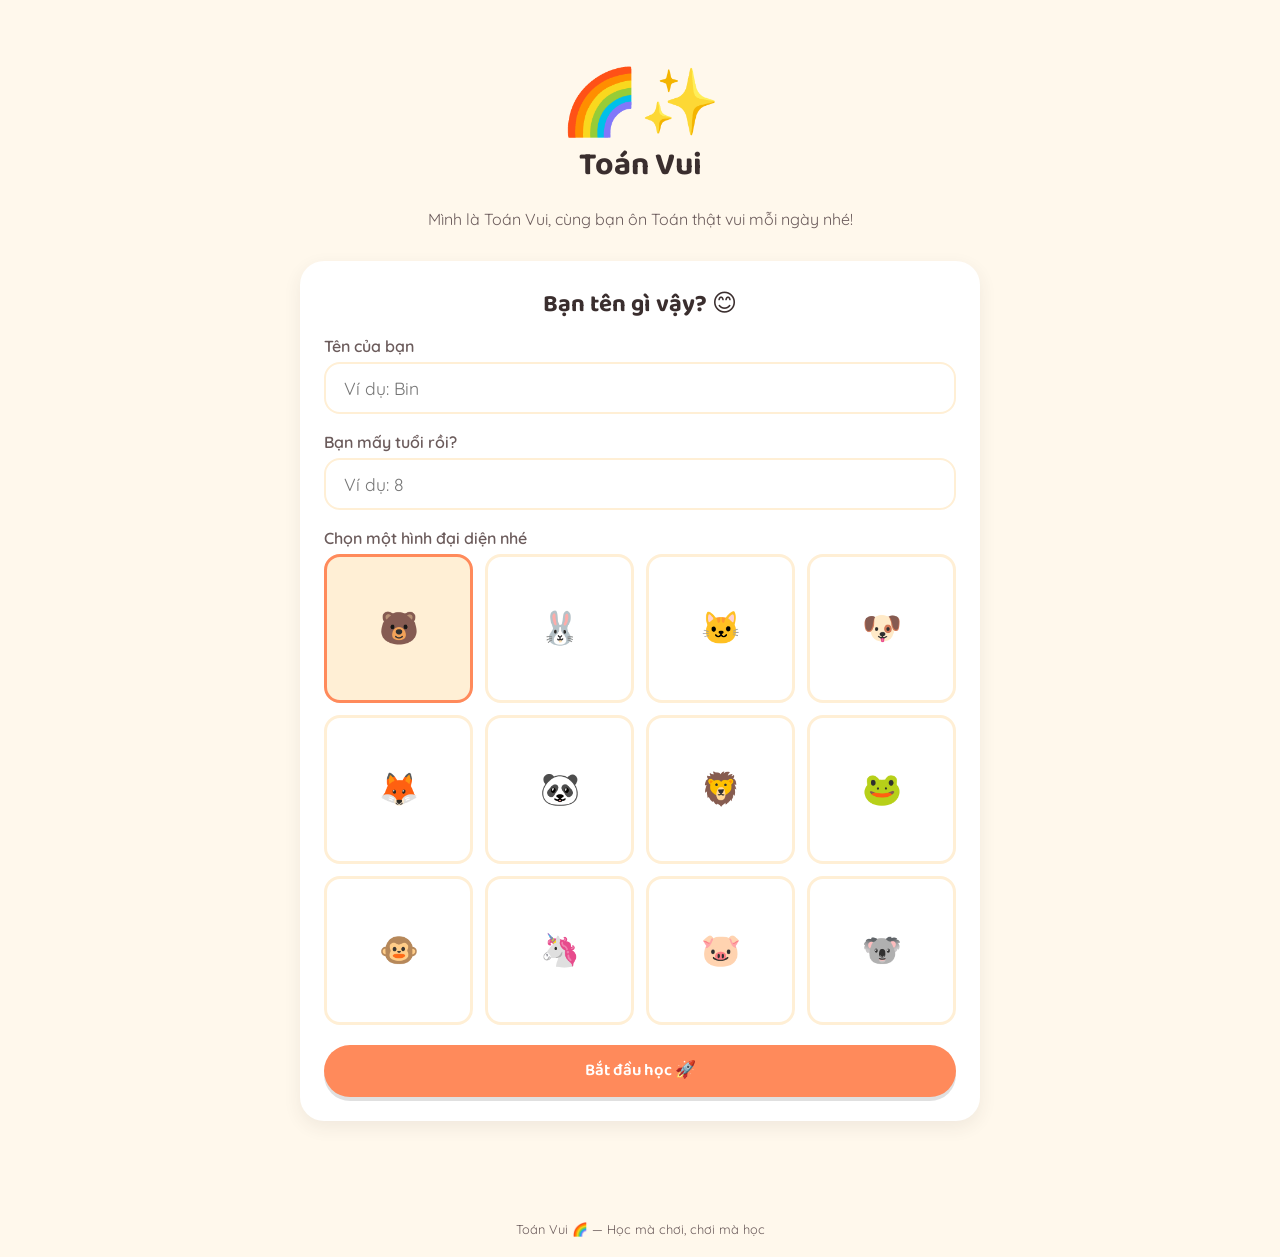
<file: index.html>
<!DOCTYPE html>
<html lang="vi">
<head>
<meta charset="UTF-8">
<meta name="viewport" content="width=device-width, initial-scale=1.0, maximum-scale=1.0">
<title>Toán Vui — Ôn tập Toán tiểu học</title>
<meta name="description" content="Toán Vui — người bạn đồng hành ôn tập Toán tiểu học: bảng cửu chương, cộng trừ và xem giờ đồng hồ qua các bài trắc nghiệm vui nhộn.">
<link rel="icon" href="data:image/svg+xml,<svg xmlns=%22http://www.w3.org/2000/svg%22 viewBox=%220 0 100 100%22><text y=%22.9em%22 font-size=%2290%22>🌈</text></svg>">
<!-- Google tag (gtag.js): chỉ tải trên website production. -->
<script>
  if (
    location.hostname === 'tony-jpham.github.io' &&
    location.pathname.startsWith('/toan-vui/')
  ) {
    var gaScript = document.createElement('script');
    gaScript.async = true;
    gaScript.src = 'https://www.googletagmanager.com/gtag/js?id=G-WPFRJK3EH4';
    document.head.appendChild(gaScript);

    window.dataLayer = window.dataLayer || [];
    window.gtag = function(){window.dataLayer.push(arguments);};
    window.gtag('js', new Date());
    window.gtag('config', 'G-WPFRJK3EH4');
  }
</script>
<link rel="preconnect" href="https://fonts.googleapis.com">
<link rel="preconnect" href="https://fonts.gstatic.com" crossorigin>
<link href="https://fonts.googleapis.com/css2?family=Baloo+2:wght@500;600;700;800&family=Quicksand:wght@400;500;600;700&display=swap" rel="stylesheet">
<link rel="stylesheet" href="css/style.css">
<link rel="stylesheet" href="css/components.css">
</head>
<body>

<main class="container" style="padding-top: 60px;">
  <div class="center" style="margin-bottom: 28px;">
    <div style="font-size: 4rem;">🌈✨</div>
    <h1>Toán Vui</h1>
    <p class="subtitle">Mình là Toán Vui, cùng bạn ôn Toán thật vui mỗi ngày nhé!</p>
  </div>

  <div class="card" id="profile-form-card">
    <h2 class="center">Bạn tên gì vậy? 😊</h2>
    <form id="profile-form">
      <div class="field">
        <label for="child-name">Tên của bạn</label>
        <input type="text" id="child-name" placeholder="Ví dụ: Bin" maxlength="30" required>
      </div>
      <div class="field">
        <label for="child-age">Bạn mấy tuổi rồi?</label>
        <input type="number" id="child-age" placeholder="Ví dụ: 8" min="5" max="12" required>
      </div>
      <div class="field">
        <label>Chọn một hình đại diện nhé</label>
        <div class="avatar-grid" id="avatar-grid"></div>
      </div>
      <button type="submit" class="btn btn-primary btn-block">Bắt đầu học 🚀</button>
    </form>
  </div>

  <div class="card center" id="welcome-back-card" style="display:none;">
    <div style="font-size: 3rem;">👋</div>
    <h2 id="welcome-back-text"></h2>
    <p class="subtitle">Sẵn sàng ôn tập tiếp chưa nào?</p>
    <div class="btn-row" style="margin-top: 16px;">
      <a href="menu.html" class="btn btn-primary">Vào học ngay 🎈</a>
      <button id="switch-profile-btn" class="btn btn-outline">Đổi người khác</button>
    </div>
  </div>
</main>

<div id="app-footer-slot"></div>

<script src="js/profile.js"></script>
<script src="js/layout.js"></script>
<script>
  renderAppFooter();

  let selectedAvatar = AVATAR_OPTIONS[0];

  const avatarGridEl = document.getElementById('avatar-grid');
  AVATAR_OPTIONS.forEach((emoji) => {
    const btn = document.createElement('button');
    btn.type = 'button';
    btn.className = 'avatar-choice';
    btn.textContent = emoji;
    btn.addEventListener('click', () => {
      selectedAvatar = emoji;
      avatarGridEl.querySelectorAll('.avatar-choice').forEach((b) => b.classList.remove('selected'));
      btn.classList.add('selected');
    });
    avatarGridEl.appendChild(btn);
  });
  avatarGridEl.firstElementChild.classList.add('selected');

  (function init() {
    const profile = getProfile();
    if (profile) {
      document.getElementById('profile-form-card').style.display = 'none';
      document.getElementById('welcome-back-card').style.display = 'block';
      document.getElementById('welcome-back-text').textContent = `Chào mừng ${profile.name} quay lại!`;
    }
  })();

  document.getElementById('profile-form').addEventListener('submit', function (e) {
    e.preventDefault();
    const name = document.getElementById('child-name').value.trim();
    const age = parseInt(document.getElementById('child-age').value, 10);
    if (!name || !age) return;
    saveProfile(name, age, selectedAvatar);
    window.location.href = 'menu.html';
  });

  document.getElementById('switch-profile-btn')?.addEventListener('click', function () {
    clearProfile();
    document.getElementById('welcome-back-card').style.display = 'none';
    document.getElementById('profile-form-card').style.display = 'block';
  });
</script>
</body>
</html>
</file>
<file: css/style.css>
:root {
  --bg: #FFF8EC;
  --bg-soft: #FFEFD5;
  --ink: #3A2E2E;
  --ink-soft: #6B5B5B;
  --primary: #FF8A5B;
  --primary-dark: #E96E3D;
  --secondary: #4EA8DE;
  --secondary-dark: #3B8FC4;
  --success: #4CAF50;
  --success-bg: #E8F5E9;
  --error: #E85D5D;
  --error-bg: #FDEAEA;
  --card-bg: #FFFFFF;
  --card-shadow: 0 6px 18px rgba(58, 46, 46, 0.08);
  --radius-lg: 24px;
  --radius-md: 16px;
  --radius-sm: 10px;
  --font-heading: 'Baloo 2', 'Quicksand', system-ui, sans-serif;
  --font-body: 'Quicksand', system-ui, sans-serif;
}

* {
  box-sizing: border-box;
}

html, body {
  margin: 0;
  padding: 0;
}

body {
  font-family: var(--font-body);
  background: var(--bg);
  color: var(--ink);
  min-height: 100vh;
  -webkit-tap-highlight-color: transparent;
}

h1, h2, h3 {
  font-family: var(--font-heading);
  margin: 0 0 0.5em;
  color: var(--ink);
}

p {
  line-height: 1.6;
  margin: 0 0 1em;
}

a {
  color: inherit;
}

.container {
  max-width: 720px;
  margin: 0 auto;
  padding: 24px 20px 60px;
}

.container.has-bottom-nav {
  padding-bottom: 100px;
}

.bottom-nav {
  position: fixed;
  left: 0;
  right: 0;
  bottom: 0;
  display: flex;
  background: #fff;
  border-top: 1px solid var(--bg-soft);
  box-shadow: 0 -4px 16px rgba(58, 46, 46, 0.08);
  z-index: 50;
  padding-bottom: env(safe-area-inset-bottom, 0);
}

.bottom-nav-item {
  flex: 1;
  display: flex;
  flex-direction: column;
  align-items: center;
  justify-content: center;
  gap: 2px;
  padding: 10px 4px 8px;
  text-decoration: none;
  color: var(--ink-soft);
  min-height: 44px;
}

.bottom-nav-item .icon {
  font-size: 1.3rem;
  line-height: 1;
}

.bottom-nav-item .label {
  font-size: 0.7rem;
  font-weight: 600;
}

.bottom-nav-item.active {
  color: var(--primary-dark);
}

.app-header {
  display: flex;
  align-items: center;
  justify-content: space-between;
  padding: 16px 20px;
  max-width: 720px;
  margin: 0 auto;
}

.app-header .logo {
  font-family: var(--font-heading);
  font-size: 1.4rem;
  font-weight: 700;
  color: var(--primary-dark);
  text-decoration: none;
  display: flex;
  align-items: center;
  gap: 8px;
}

.app-header .greeting {
  font-size: 0.95rem;
  color: var(--ink-soft);
}

.app-header .header-right {
  display: flex;
  align-items: center;
  gap: 10px;
}

.avatar-link {
  display: inline-flex;
  align-items: center;
  justify-content: center;
  width: 44px;
  height: 44px;
  min-height: 44px;
  border-radius: 50%;
  background: linear-gradient(135deg, var(--primary), var(--secondary));
  border: 2px solid #fff;
  font-size: 1.5rem;
  text-decoration: none;
  box-shadow: 0 4px 10px rgba(255, 138, 91, 0.35);
}

.avatar-link:active {
  transform: scale(0.94);
}

.card {
  background: var(--card-bg);
  border-radius: var(--radius-lg);
  box-shadow: var(--card-shadow);
  padding: 24px;
  margin-bottom: 20px;
}

.center {
  text-align: center;
}

.subtitle {
  color: var(--ink-soft);
  font-size: 1rem;
}

.menu-grid {
  display: grid;
  grid-template-columns: 1fr 1fr;
  gap: 16px;
  margin-top: 24px;
}

@media (max-width: 480px) {
  .menu-grid {
    grid-template-columns: 1fr;
  }
}

.menu-card {
  display: flex;
  flex-direction: column;
  align-items: center;
  gap: 8px;
  padding: 28px 16px;
  background: var(--card-bg);
  border-radius: var(--radius-lg);
  box-shadow: var(--card-shadow);
  text-decoration: none;
  color: var(--ink);
  transition: transform 0.15s ease, box-shadow 0.15s ease;
  min-height: 44px;
}

.menu-card:active {
  transform: scale(0.97);
}

.menu-card .icon {
  font-size: 2.6rem;
}

.menu-card .title {
  font-family: var(--font-heading);
  font-weight: 700;
  font-size: 1.1rem;
}

.menu-card .desc {
  font-size: 0.85rem;
  color: var(--ink-soft);
  text-align: center;
}

.btn {
  display: inline-flex;
  align-items: center;
  justify-content: center;
  gap: 8px;
  min-height: 52px;
  padding: 12px 28px;
  border-radius: 999px;
  border: none;
  font-family: var(--font-heading);
  font-size: 1.05rem;
  font-weight: 600;
  cursor: pointer;
  text-decoration: none;
  transition: transform 0.12s ease, box-shadow 0.12s ease;
  box-shadow: 0 4px 0 rgba(0,0,0,0.12);
}

.btn:active {
  transform: translateY(2px);
  box-shadow: 0 2px 0 rgba(0,0,0,0.12);
}

.btn-primary {
  background: var(--primary);
  color: #fff;
}

.btn-secondary {
  background: var(--secondary);
  color: #fff;
}

.btn-outline {
  background: #fff;
  color: var(--ink);
  border: 2px solid var(--bg-soft);
  box-shadow: none;
}

.btn-block {
  width: 100%;
}

.btn-row {
  display: flex;
  gap: 12px;
  flex-wrap: wrap;
  justify-content: center;
}

input[type="text"], input[type="number"] {
  width: 100%;
  min-height: 52px;
  padding: 12px 18px;
  font-size: 1.1rem;
  font-family: var(--font-body);
  border: 2px solid var(--bg-soft);
  border-radius: var(--radius-md);
  background: #fff;
  color: var(--ink);
}

input[type="text"]:focus, input[type="number"]:focus {
  outline: none;
  border-color: var(--primary);
}

label {
  display: block;
  font-weight: 600;
  margin-bottom: 6px;
  color: var(--ink-soft);
}

.field {
  margin-bottom: 18px;
}

.breadcrumb {
  font-size: 0.85rem;
  font-weight: 700;
  color: var(--ink);
  text-decoration: none;
  display: inline-flex;
  align-items: center;
  gap: 6px;
  background: #fff;
  border-radius: 999px;
  padding: 8px 16px 8px 12px;
  box-shadow: var(--card-shadow);
  margin-bottom: 16px;
  min-height: 36px;
}

.breadcrumb:active {
  transform: scale(0.96);
}

.badge {
  display: inline-block;
  padding: 4px 14px;
  border-radius: 999px;
  background: var(--bg-soft);
  color: var(--primary-dark);
  font-weight: 600;
  font-size: 0.85rem;
}

footer.app-footer {
  text-align: center;
  padding: 20px;
  color: var(--ink-soft);
  font-size: 0.8rem;
}
</file>
<file: css/components.css>
.progress-bar {
  height: 10px;
  background: var(--bg-soft);
  border-radius: 999px;
  overflow: hidden;
  margin-bottom: 20px;
}

.progress-bar-fill {
  height: 100%;
  background: var(--primary);
  border-radius: 999px;
  transition: width 0.25s ease;
}

.quiz-meta {
  display: flex;
  justify-content: space-between;
  align-items: center;
  margin-bottom: 12px;
  font-size: 0.9rem;
  color: var(--ink-soft);
  font-weight: 600;
}

.quiz-meta-right {
  display: flex;
  align-items: center;
  gap: 12px;
}

.exit-btn {
  display: inline-flex;
  align-items: center;
  justify-content: center;
  width: 36px;
  height: 36px;
  min-height: 36px;
  border-radius: 50%;
  border: none;
  background: var(--bg-soft);
  color: var(--ink-soft);
  font-size: 1.1rem;
  font-weight: 700;
  cursor: pointer;
  line-height: 1;
}

.exit-btn:active {
  transform: scale(0.94);
}

.modal-overlay {
  display: none;
  position: fixed;
  inset: 0;
  background: rgba(58, 46, 46, 0.45);
  align-items: center;
  justify-content: center;
  padding: 20px;
  z-index: 100;
}

.modal-overlay.open {
  display: flex;
}

.modal-box {
  background: var(--card-bg);
  border-radius: var(--radius-lg);
  box-shadow: var(--card-shadow);
  padding: 28px 24px;
  max-width: 360px;
  width: 100%;
  text-align: center;
}

.modal-box .icon {
  font-size: 2.4rem;
  margin-bottom: 8px;
}

.timer {
  font-family: var(--font-heading);
  font-weight: 700;
  color: var(--secondary-dark);
}

.timer.warning {
  color: var(--error);
  animation: pulse 1s infinite;
}

@keyframes pulse {
  0%, 100% { transform: scale(1); }
  50% { transform: scale(1.08); }
}

.question-box {
  text-align: center;
  padding: 32px 16px;
  margin-bottom: 20px;
}

.question-text {
  font-family: var(--font-heading);
  font-size: 2.4rem;
  font-weight: 700;
  color: var(--ink);
  letter-spacing: 1px;
}

.answers-grid {
  display: grid;
  grid-template-columns: 1fr 1fr;
  grid-template-rows: 1fr 1fr;
  gap: 10px;
}

.answer-btn {
  min-height: 60px;
  font-size: 1.3rem;
  font-family: var(--font-heading);
  font-weight: 700;
  background: #fff;
  border: 3px solid var(--bg-soft);
  border-radius: var(--radius-md);
  color: var(--ink);
  cursor: pointer;
  transition: transform 0.1s ease, border-color 0.15s ease, background 0.15s ease;
}

.answer-btn:active {
  transform: scale(0.97);
}

.answer-btn.correct {
  background: var(--success-bg);
  border-color: var(--success);
  color: var(--success);
}

.answer-btn.wrong {
  background: var(--error-bg);
  border-color: var(--error);
  color: var(--error);
}

.answer-btn[disabled] {
  cursor: default;
}

.feedback-banner {
  text-align: center;
  font-family: var(--font-heading);
  font-weight: 700;
  font-size: 1.2rem;
  padding: 14px;
  border-radius: var(--radius-md);
  margin-bottom: 16px;
}

.feedback-banner.correct {
  background: var(--success-bg);
  color: var(--success);
}

.feedback-banner.wrong {
  background: var(--error-bg);
  color: var(--error);
}

.result-score {
  font-family: var(--font-heading);
  font-size: 3.4rem;
  font-weight: 700;
  color: var(--primary-dark);
  text-align: center;
  margin: 12px 0 4px;
}

.result-detail {
  text-align: center;
  font-size: 0.95rem;
  color: var(--ink-soft);
  margin-bottom: 16px;
}

.result-message {
  text-align: center;
  font-size: 1.1rem;
  margin-bottom: 24px;
}

.avatar-grid {
  display: grid;
  grid-template-columns: repeat(4, 1fr);
  gap: 12px;
  margin: 4px 0 20px;
}

.avatar-choice {
  display: flex;
  align-items: center;
  justify-content: center;
  aspect-ratio: 1;
  font-size: 2rem;
  border-radius: var(--radius-md);
  border: 3px solid var(--bg-soft);
  background: #fff;
  cursor: pointer;
}

.avatar-choice.selected {
  border-color: var(--primary);
  background: var(--bg-soft);
}

.avatar-preview {
  width: 88px;
  height: 88px;
  min-height: 44px;
  border-radius: 50%;
  background: var(--bg-soft);
  font-size: 3rem;
  display: flex;
  align-items: center;
  justify-content: center;
  margin: 0 auto 12px;
}

.option-grid {
  display: grid;
  grid-template-columns: repeat(3, 1fr);
  gap: 10px;
  margin: 16px 0;
}

.history-list {
  display: flex;
  flex-direction: column;
  gap: 10px;
}

.history-item {
  display: flex;
  align-items: center;
  justify-content: space-between;
  gap: 12px;
  background: #fff;
  border-radius: var(--radius-md);
  padding: 14px 18px;
  box-shadow: var(--card-shadow);
}

.history-item .history-info {
  display: flex;
  flex-direction: column;
  gap: 2px;
}

.history-item .history-module {
  font-family: var(--font-heading);
  font-weight: 700;
  font-size: 1rem;
}

.history-item .history-meta {
  font-size: 0.85rem;
  color: var(--ink-soft);
}

.history-item .history-score {
  font-family: var(--font-heading);
  font-weight: 700;
  font-size: 1.3rem;
  color: var(--primary-dark);
  white-space: nowrap;
}

.history-empty {
  text-align: center;
  color: var(--ink-soft);
  padding: 20px 0;
}

@media (max-width: 420px) {
  .option-grid {
    grid-template-columns: repeat(3, 1fr);
    gap: 8px;
  }
}

.option-chip {
  min-height: 52px;
  border-radius: var(--radius-md);
  border: 3px solid var(--bg-soft);
  background: #fff;
  font-family: var(--font-heading);
  font-weight: 700;
  font-size: 1.05rem;
  color: var(--ink);
  cursor: pointer;
}

.option-chip.selected {
  border-color: var(--primary);
  background: var(--bg-soft);
  color: var(--primary-dark);
}

.clock-face {
  display: block;
  margin: 0 auto;
  max-width: 260px;
}

.table-display {
  display: grid;
  grid-template-columns: 1fr;
  gap: 10px;
}

.table-row {
  display: flex;
  align-items: center;
  justify-content: space-between;
  background: #fff;
  border-radius: var(--radius-sm);
  padding: 12px 20px;
  font-family: var(--font-heading);
  font-size: 1.3rem;
  font-weight: 600;
  box-shadow: var(--card-shadow);
}

.streak-card {
  display: flex;
  align-items: center;
  justify-content: center;
  gap: 14px;
  text-align: center;
}

.streak-icon {
  font-size: 2.4rem;
}

.streak-value {
  font-family: var(--font-heading);
  font-weight: 800;
  font-size: 2rem;
  color: var(--primary-dark);
}

.streak-label {
  font-size: 0.85rem;
  color: var(--ink-soft);
}

.badge-grid {
  display: grid;
  grid-template-columns: repeat(2, 1fr);
  gap: 12px;
}

.badge-item {
  display: flex;
  flex-direction: column;
  align-items: center;
  gap: 6px;
  text-align: center;
  padding: 16px 10px;
  border-radius: var(--radius-md);
  background: #fff;
  box-shadow: var(--card-shadow);
}

.badge-item .badge-icon {
  font-size: 2rem;
}

.badge-item.locked {
  opacity: 0.4;
  filter: grayscale(1);
}

.badge-item .badge-name {
  font-size: 0.85rem;
  font-weight: 600;
  color: var(--ink);
}

.badge-toast {
  position: fixed;
  left: 50%;
  bottom: 24px;
  transform: translate(-50%, 20px);
  display: flex;
  align-items: center;
  gap: 12px;
  background: #fff;
  border-radius: var(--radius-lg);
  box-shadow: 0 8px 24px rgba(58, 46, 46, 0.2);
  padding: 14px 20px;
  opacity: 0;
  transition: opacity 0.25s ease, transform 0.25s ease;
  z-index: 200;
  max-width: 90vw;
}

.badge-toast.show {
  opacity: 1;
  transform: translate(-50%, 0);
}

.badge-toast-icon {
  font-size: 2.2rem;
}

.badge-toast-title {
  font-family: var(--font-heading);
  font-weight: 700;
  font-size: 0.85rem;
  color: var(--primary-dark);
}

.badge-toast-name {
  font-weight: 600;
  color: var(--ink);
  white-space: nowrap;
}

.streak-hint {
  text-align: center;
  font-size: 0.9rem;
  color: var(--ink-soft);
  margin: -8px 0 20px;
}

.race-track {
  position: relative;
  background: #fff;
  border-radius: var(--radius-md);
  padding: 14px 10px;
  margin-bottom: 16px;
  overflow: hidden;
}

.race-lane {
  position: relative;
  height: 34px;
  border-bottom: 2px dashed var(--bg-soft);
  display: flex;
  align-items: center;
}

.race-lane:last-child {
  border-bottom: none;
}

.race-lane .racer {
  position: absolute;
  left: 0;
  font-size: 1.5rem;
  transition: left 0.6s ease;
  display: flex;
  align-items: center;
  gap: 4px;
  white-space: nowrap;
}

.race-lane .racer .racer-icon {
  display: inline-block;
  transform: scaleX(-1);
}

.race-lane .racer .racer-label {
  font-size: 0.65rem;
  font-weight: 700;
  color: var(--ink-soft);
  background: var(--bg-soft);
  padding: 1px 6px;
  border-radius: 999px;
}

.race-flag {
  position: absolute;
  right: 4px;
  top: 4px;
  bottom: 4px;
  width: 3px;
  background: repeating-linear-gradient(45deg, var(--ink) 0 4px, #fff 4px 8px);
}

.race-feedback {
  text-align: center;
  font-size: 0.85rem;
  font-weight: 700;
  color: var(--ink-soft);
  margin-bottom: 12px;
  min-height: 1.2em;
}

.race-result-item {
  display: flex;
  align-items: center;
  gap: 10px;
  background: #fff;
  border-radius: var(--radius-md);
  padding: 12px 16px;
  margin-bottom: 8px;
  box-shadow: var(--card-shadow);
}

.race-result-item .rank {
  font-family: var(--font-heading);
  font-weight: 800;
  font-size: 1.2rem;
  color: var(--primary-dark);
  min-width: 28px;
}

.mountain-wrap {
  display: flex;
  gap: 12px;
  margin-bottom: 16px;
}

.mountain-box {
  flex: 1;
  position: relative;
  height: 160px;
  background: #fff;
  border-radius: var(--radius-md);
  overflow: hidden;
}

.mountain-shape {
  position: absolute;
  bottom: 0;
  left: 0;
  right: 0;
  height: 78%;
  background: var(--bg-soft);
  clip-path: polygon(0 100%, 50% 4%, 100% 100%);
}

.mountain-flag {
  position: absolute;
  top: 2px;
  left: 0;
  right: 0;
  text-align: center;
  font-size: 1.1rem;
}

.mountain-climber {
  position: absolute;
  left: 50%;
  bottom: 0%;
  transform: translate(-50%, 50%);
  font-size: 1.6rem;
  transition: bottom 0.6s ease;
}

.mountain-stats {
  display: flex;
  flex-direction: column;
  align-items: center;
  justify-content: space-between;
  padding: 6px 4px;
  min-width: 52px;
}

.mountain-stats .stat-name {
  font-size: 0.7rem;
  color: var(--ink-soft);
  font-weight: 700;
}

.mountain-stats .stat-count {
  font-family: var(--font-heading);
  font-weight: 800;
  font-size: 1.1rem;
  color: var(--primary-dark);
}

.mountain-stats .stat-label {
  font-size: 0.65rem;
  color: var(--ink-soft);
}

.mountain-summary {
  height: 100px;
}

.fish-tank {
  position: relative;
  height: 100px;
  border-radius: var(--radius-md);
  background: linear-gradient(180deg, #BEE3F8 0%, #8FCBEA 100%);
  overflow: hidden;
  margin-bottom: 16px;
}

.fish-tank .rod-icon {
  position: absolute;
  top: 8px;
  left: 10px;
  font-size: 1.2rem;
}

.fish-tank .fish-count-badge {
  position: absolute;
  top: 10px;
  right: 12px;
  font-size: 0.7rem;
  font-weight: 800;
  color: #fff;
  background: rgba(0, 0, 0, 0.18);
  padding: 2px 10px;
  border-radius: 999px;
}

.fish-tank .fish-list {
  position: absolute;
  bottom: 8px;
  left: 8px;
  right: 8px;
  display: flex;
  flex-wrap: wrap;
  gap: 4px;
  font-size: 1.3rem;
  line-height: 1;
}

.fish-collection-grid {
  display: grid;
  grid-template-columns: repeat(4, 1fr);
  gap: 8px;
  background: #fff;
  border-radius: var(--radius-md);
  padding: 12px;
  box-shadow: var(--card-shadow);
}

.fish-collection-grid .fish-slot {
  aspect-ratio: 1;
  display: flex;
  align-items: center;
  justify-content: center;
  font-size: 1.6rem;
  background: var(--bg-soft);
  border-radius: var(--radius-sm);
}

.fish-collection-grid .fish-slot.empty {
  opacity: 0.25;
}

.island-box {
  position: relative;
  height: 160px;
  border-radius: var(--radius-md);
  background: linear-gradient(180deg, #BEE3F8 0%, #8FCBEA 100%);
  overflow: hidden;
  margin-bottom: 12px;
}

.island-shape {
  position: absolute;
  bottom: 0;
  left: 50%;
  transform: translateX(-50%);
  width: 90px;
  height: 40px;
  background: #DDBB88;
  border-radius: 50% 50% 0 0 / 100% 100% 0 0;
}

.island-palm {
  position: absolute;
  bottom: 34px;
  left: 50%;
  transform: translateX(-50%);
  font-size: 1.6rem;
}

.island-castaway {
  position: absolute;
  bottom: 48px;
  left: 50%;
  transform: translateX(-50%);
  font-size: 1.6rem;
  z-index: 3;
}

.island-water {
  position: absolute;
  bottom: 0;
  left: 0;
  right: 0;
  height: 0%;
  background: rgba(46, 134, 193, 0.55);
  transition: height 0.5s ease;
  z-index: 2;
}

.island-lifebuoy {
  position: absolute;
  font-size: 1rem;
  opacity: 0;
  transition: opacity 0.3s ease;
}

.island-lifebuoy.show {
  opacity: 1;
}

.island-stats {
  display: flex;
  justify-content: space-between;
  align-items: center;
  margin-bottom: 8px;
  font-size: 0.85rem;
  color: var(--ink-soft);
  font-weight: 600;
}

.island-stats .water-level-label {
  font-weight: 800;
  color: var(--secondary-dark);
}
</file>
